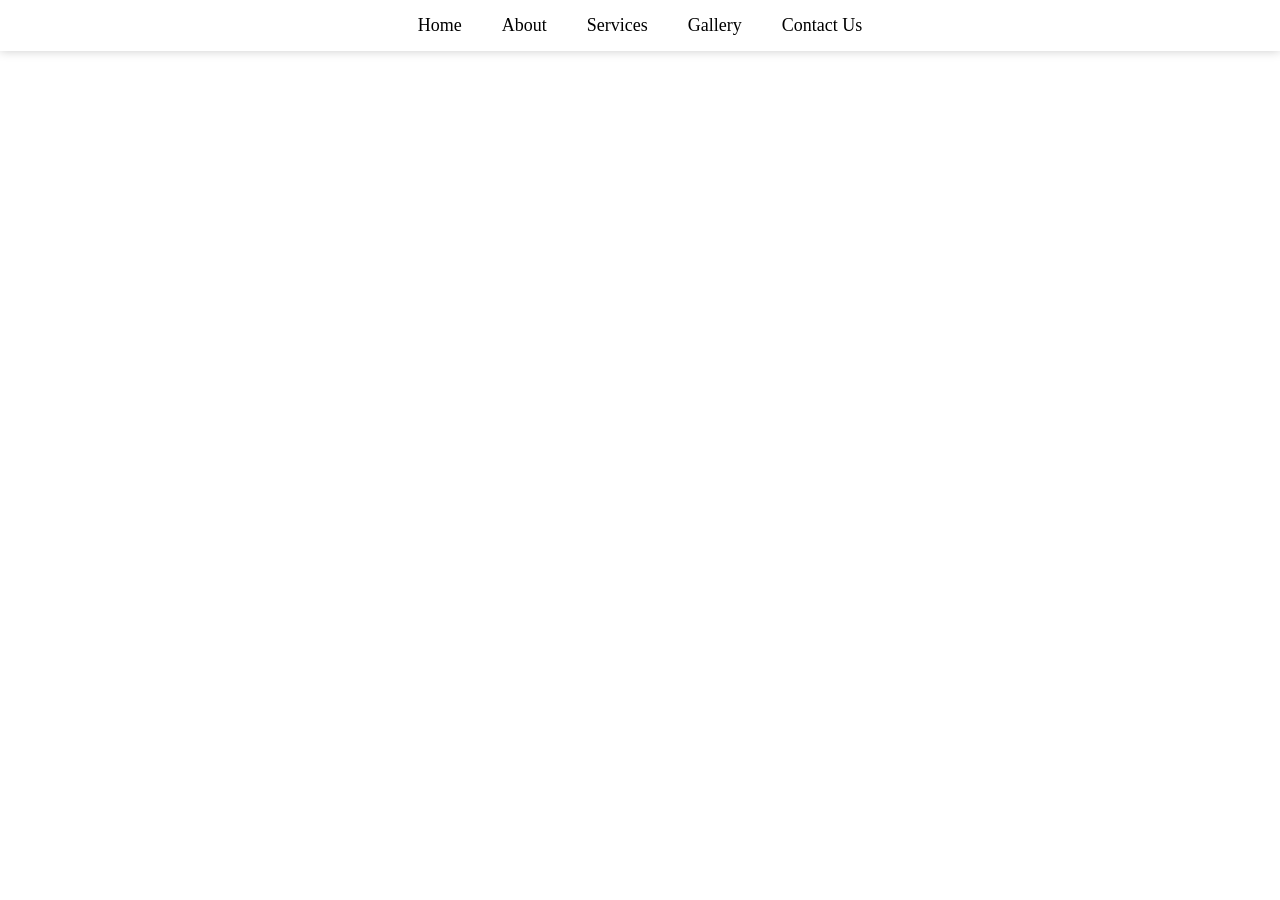
<file: after & before/index.html>
<!DOCTYPE html>
<html lang="en">
<head>
    <meta charset="UTF-8">
    <meta name="viewport" content="width=device-width, initial-scale=1.0">
    <title>Document</title>
    <link rel="stylesheet" href="style.css" />
</head>
<body>

    <header>
        <nav>
            <ul>
                <li>Home</li>
                <li>About</li>
                <li>Services
                    <ul class="dropdown">
                        <li>Web Developement</li>
                        <li>Digital Marketing</li>
                    </ul>
                </li>
                <li>Gallery</li>
                <li>Contact Us</li>
            </ul>
        </nav>
    </header>
    
</body>
</html>
</file>
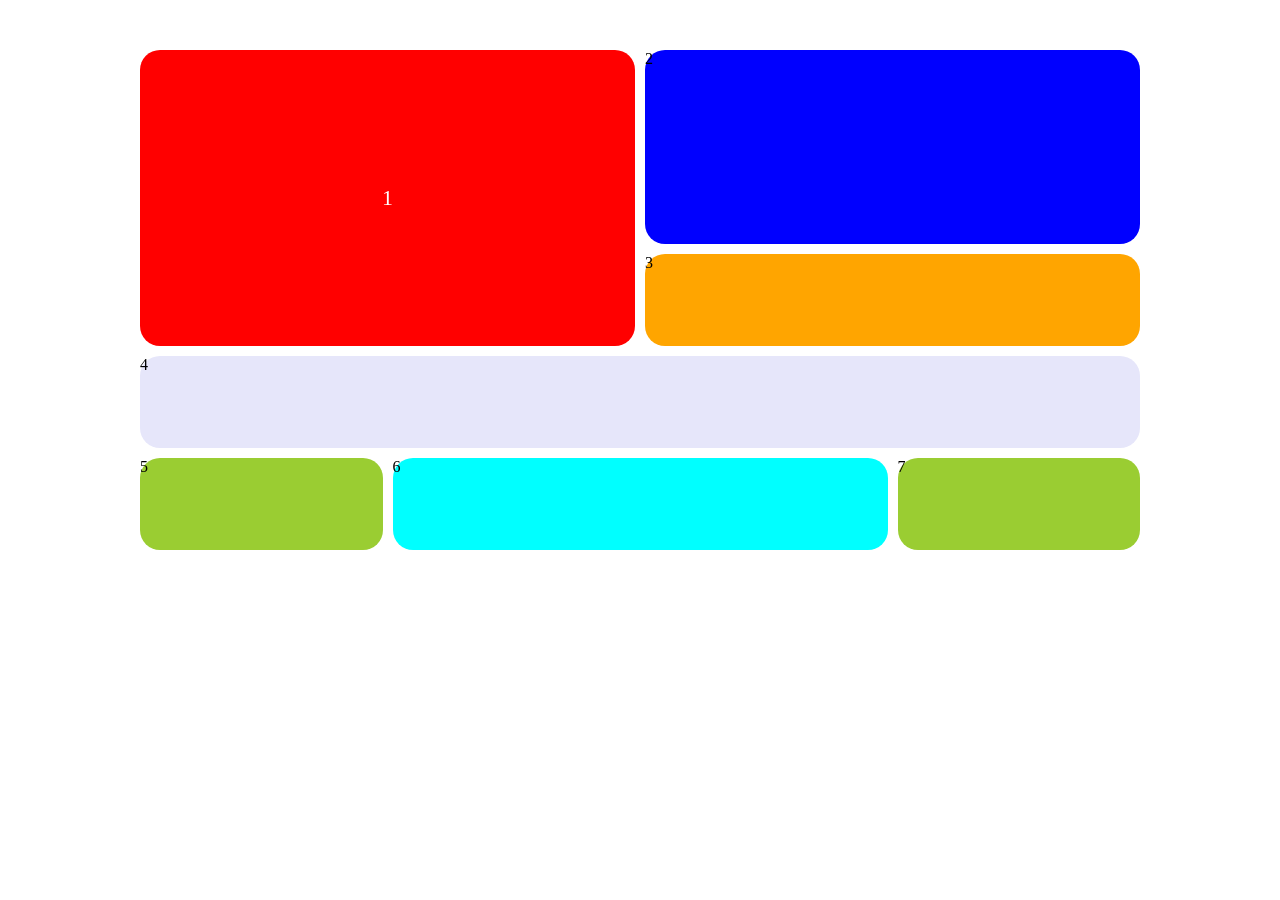
<file: Day 2/index.html>
<!DOCTYPE html>
<html lang="en">
<head>
    <meta charset="UTF-8">
    <meta name="viewport" content="width=device-width, initial-scale=1.0">
    <title>Gallery</title>
    <link rel="stylesheet" href="style.css" />
</head>
<body>

    <div class="main">
        <div>1</div>
        <div>2</div>
        <div>3</div>
        <div>4</div>
        <div>5</div>
        <div>6</div>
        <div>7</div>
    </div>
    
</body>
</html>
</file>
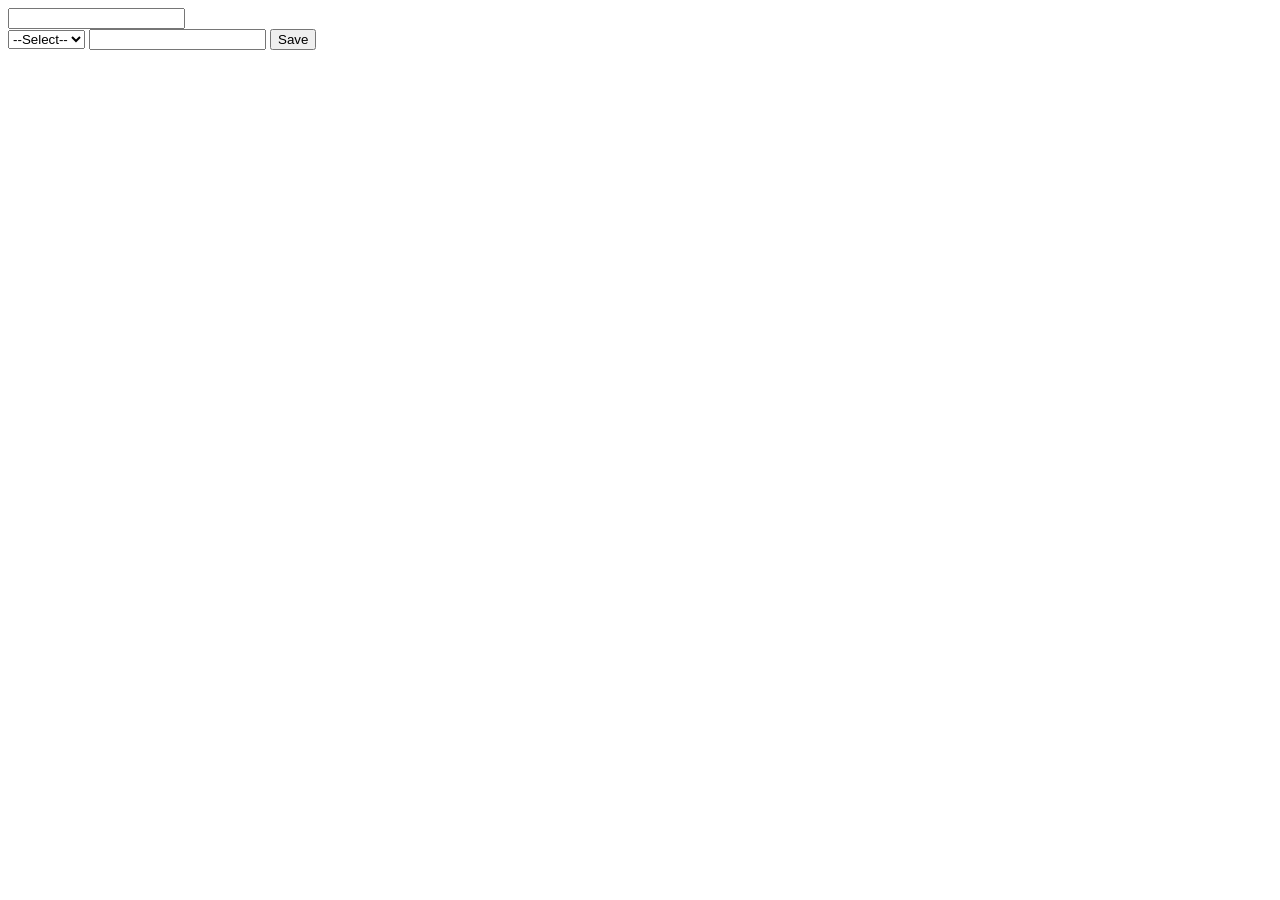
<file: JavaScript/Day 7/index.html>
<!DOCTYPE html>
<html lang="en">

<head>
    <meta charset="UTF-8">
    <meta name="viewport" content="width=device-width, initial-scale=1.0">
    <title>DOM</title>
</head>

<body>

    <div class="container">
        <input type="text" name="" id="value1" /><br>
        <select id="opr">
            <option>--Select--</option>
            <option>+</option>
            <option>-</option>
            <option>*</option>
            <option>/</option>
        </select>
        <input type="text" name="" id="value2">

        <button onclick="cal()">Save</button>

        <p id="output"></p>
    </div>

</body>

<script>
    // function cal() {
    //     let v1 = parseInt(document.getElementById("value1").value);
    //     let v2 = parseInt(document.getElementById("value2").value);

    //     let output = document.getElementById("output");

    //     let res;

    //     let opr = document.getElementById("opr").value;


    //     if (opr === "+") {
    //         res = v1 + v2
    //     }

    //     else if (opr === "-") {
    //         res = v1 - v2
    //     }

    //     else if (opr === "*") {
    //         res = v1 * v2
    //     }

    //     else if (opr === "/") {
    //         res = v1 / v2
    //     }
    //     else {
    //         console.log("No Task Perform")
    //     }

    //     output.innerHTML = `Output : ${res}`
    // }

    // let a = [10, 20, 30, 40, 50];

    // let largest = a[0];
    // let sec2 = a[0];
    // let the = a[0];

    // for (let i = 0; i <= a.length; i++) {
        
    //     if (a[i] > largest) {
    //         the = sec2
    //         sec2 =  largest;
    //         largest = a[i];
    //     }

    // }

    // console.log(the);


 
</script>


</html>
</file>
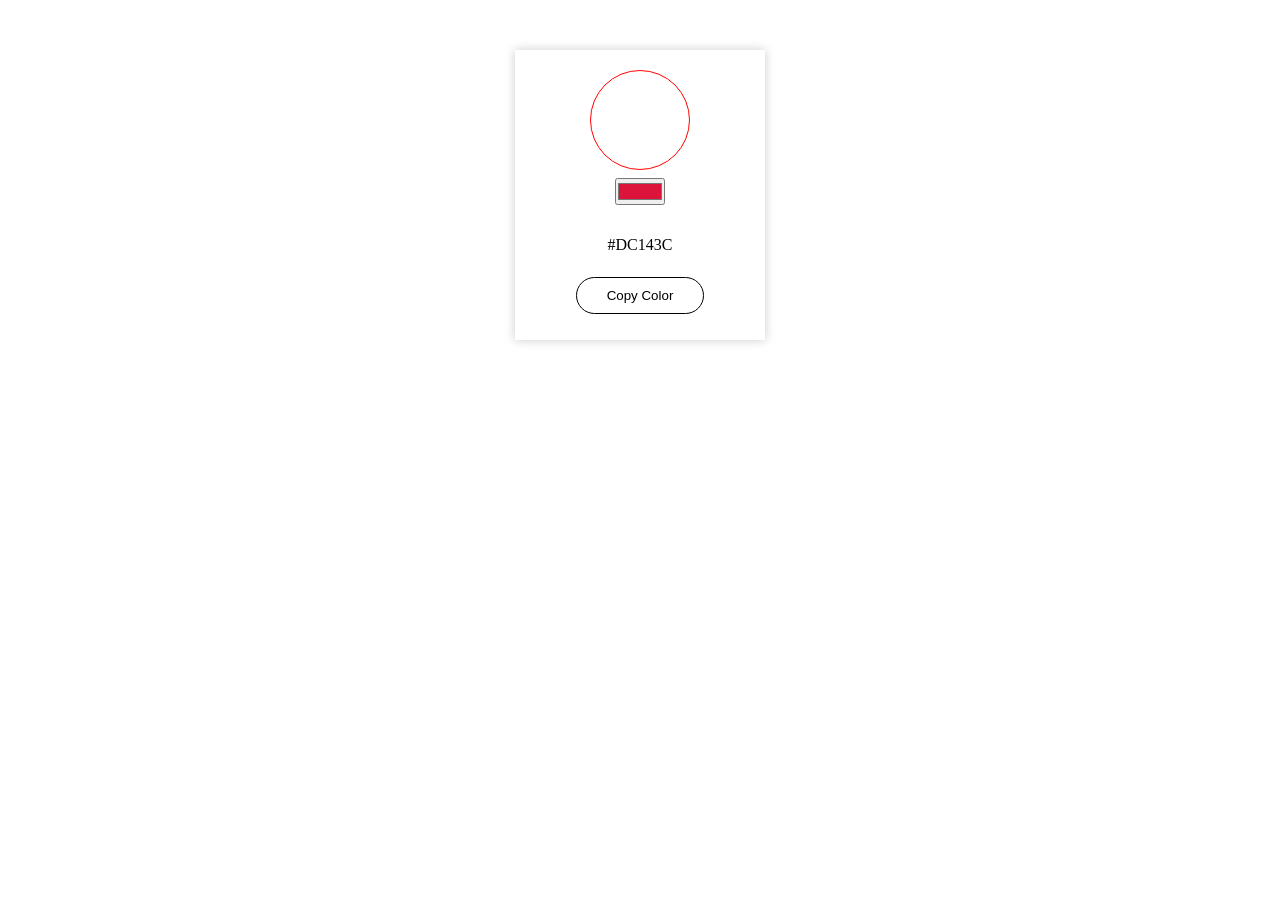
<file: JavaScript/Day 8/index.html>
<!DOCTYPE html>
<html lang="en">

<head>
    <meta charset="UTF-8">
    <meta name="viewport" content="width=device-width, initial-scale=1.0">
    <title>Color Picker</title>
    <style>
        *{
            margin: 0px;
            padding: 0px;
            box-sizing: border-box;
            list-style: none;
        }
        .container{
            width: 250px;
            margin: 50px auto;
            text-align: center;
            line-height: 50px;
            background: white;
            box-shadow: 0px 0px 10px #ccc;
            padding: 20px;
        }

        .circle{
            width: 100px;
            height: 100px;
            border-radius: 50%;
            border: 1px solid red;
            margin: auto;
        }

        button{
            padding: 10px 30px;
            border-radius: 20px;
            background: none;
            border: 0.5px solid black;
            cursor: pointer;
        }

        #message{
            color: green;
        }
    </style>
</head>

<body id="body">

    <div class="container">

        <div class="circle" id="circle"></div>

        <input type="color" id="colorPicker" value="#DC143C" />

        <p id="colorCode">#DC143C</p>

        <button onclick="ColorCopy()">Copy Color</button>

        <p id="message"></p>
    </div>

</body>

<script>

    let ColorPicker = document.getElementById('colorPicker');
    let ColorCircel = document.getElementById('circle');
    let ColorCode = document.getElementById('colorCode');
    let body = document.getElementById("body");

    let message = document.getElementById("message");

    ColorPicker.addEventListener("input", function(){
        let color = this.value;

        ColorCircel.style.background = color;
        body.style.background = color;
        ColorCode.innerHTML = color.toUpperCase() || "#DC143C";

        console.log(color)
    })

    function ColorCopy(){
        navigator.clipboard.writeText(ColorCode.innerHTML);
        message.innerHTML = `Copy Color ${ColorCode.innerHTML}`
    }

</script>

</html>
</file>
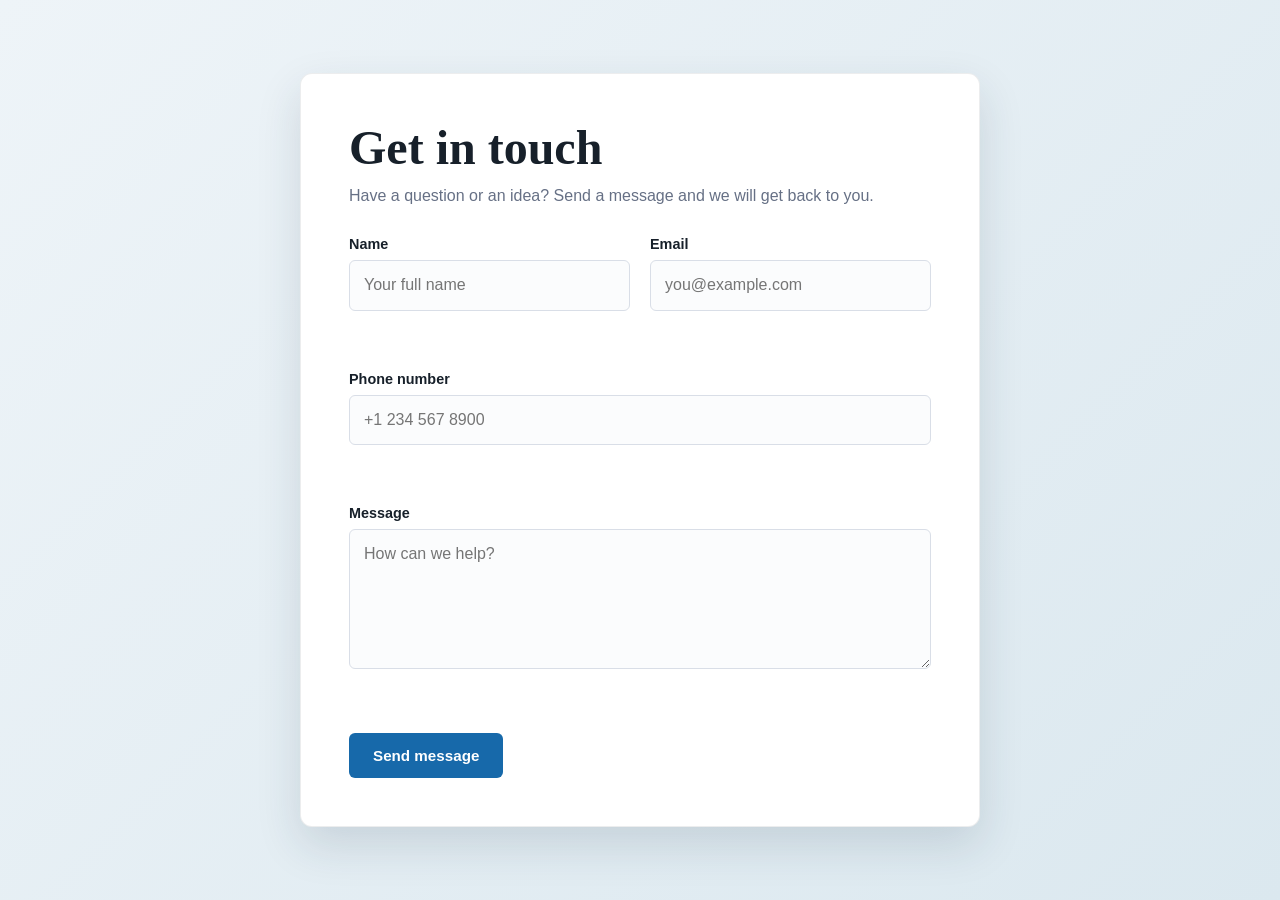
<file: JavaScript/Day 9/index.html>
<!DOCTYPE html>
<html lang="en">
<head>
    <meta charset="UTF-8">
    <meta name="viewport" content="width=device-width, initial-scale=1.0">
    <title>Contact Form</title>
    <style>
        :root {
            color-scheme: light;
            --ink: #17202a;
            --muted: #667085;
            --line: #d9dee7;
            --accent: #1769aa;
            --accent-dark: #0f4f82;
            --surface: #ffffff;
            --background: #eef4f8;
        }

        * {
            box-sizing: border-box;
        }

        body {
            margin: 0;
            min-height: 100vh;
            display: grid;
            place-items: center;
            padding: 24px;
            font-family: Georgia, 'Times New Roman', serif;
            color: var(--ink);
            background: linear-gradient(135deg, #eef4f8, #dbe8ef);
        }

        .form-card {
            width: min(100%, 680px);
            padding: clamp(24px, 5vw, 48px);
            background: var(--surface);
            border: 1px solid rgba(23, 32, 42, 0.08);
            border-radius: 12px;
            box-shadow: 0 18px 45px rgba(27, 52, 71, 0.14);
        }

        h1 {
            margin: 0 0 8px;
            font-size: clamp(2rem, 5vw, 3rem);
            line-height: 1.1;
        }

        .intro {
            margin: 0 0 28px;
            color: var(--muted);
            font-family: Arial, sans-serif;
            line-height: 1.6;
        }

        .form-grid {
            display: grid;
            grid-template-columns: repeat(2, minmax(0, 1fr));
            gap: 20px;
        }

        .field {
            display: grid;
            gap: 8px;
        }

        .field-full {
            grid-column: 1 / -1;
        }

        label {
            font-family: Arial, sans-serif;
            font-size: 0.9rem;
            font-weight: 700;
        }

        input,
        textarea {
            width: 100%;
            border: 1px solid var(--line);
            border-radius: 6px;
            padding: 13px 14px;
            color: var(--ink);
            background: #fbfcfd;
            font: 1rem/1.4 Arial, sans-serif;
            transition: border-color 160ms ease, box-shadow 160ms ease;
        }

        input:focus,
        textarea:focus {
            outline: none;
            border-color: var(--accent);
            box-shadow: 0 0 0 3px rgba(23, 105, 170, 0.16);
        }

        textarea {
            min-height: 140px;
            resize: vertical;
        }

        button {
            margin-top: 24px;
            border: 0;
            border-radius: 6px;
            padding: 14px 24px;
            color: #fff;
            background: var(--accent);
            cursor: pointer;
            font: 700 0.95rem Arial, sans-serif;
            transition: background 160ms ease, transform 160ms ease;
        }

        button:hover {
            background: var(--accent-dark);
            transform: translateY(-1px);
        }

        @media (max-width: 560px) {
            body {
                padding: 14px;
            }

            .form-grid {
                grid-template-columns: 1fr;
                gap: 16px;
            }

            .field-full {
                grid-column: auto;
            }

            button {
                width: 100%;
            }
        }
    </style>
</head>
<body>
    <main class="form-card">
        <h1>Get in touch</h1>
        <p class="intro">Have a question or an idea? Send a message and we will get back to you.</p>

        <form id="contact-form" name="contact-form">
            <div class="form-grid">
                <div class="field">
                    <label for="name">Name</label>
                    <input id="name" name="name" type="text" autocomplete="name" placeholder="Your full name" />
                    <p id="error-name" style="color:red"></p>
                </div>

                <div class="field">
                    <label for="email">Email</label>
                    <input id="email" name="email" type="email" autocomplete="email" placeholder="you@example.com" />
                    <p id="error-email" style="color:red"></p>
                </div>

                <div class="field field-full">
                    <label for="phone-number">Phone number</label>
                    <input id="phonenumber" name="phoneNumber" maxlength="10" type="tel" autocomplete="tel" placeholder="+1 234 567 8900">
                    <p id="error-phonenumer" style="color:red"></p>
                </div>

                <div class="field field-full">
                    <label for="message">Message</label>
                    <textarea id="message" name="message" placeholder="How can we help?" /></textarea>
                    <p id="error-message" style="color:red"></p>
                </div>
            </div>

            <button id="submit-button" name="submit" type="submit">Send message</button>

            
        </form>
    </main>
</body>
<script src="main.js"></script>
</html>
</file>
<file: after & before/style.css>
* {
    margin: 0px;
    padding: 0px;
    box-sizing: border-box;
    list-style: none;
}

header {
    width: 100%;
    box-shadow: 0px 0px 10px #ccc;
}

nav{
    position: relative;
}

nav>ul {
    display: flex;
    justify-content: center;
    gap: 40px;
    padding: 15px 0px;
}

nav>ul>li{
    font-size: 18px;
    /* position: relative; */
}

ul>li:hover{
    cursor: pointer;
    /* border-bottom: 2px solid red; */
}

nav>ul>li::before{
    content: "";
    width: 0%;
    height: 2px;
    position: absolute;
    background: red;
    top: 100%;
    left: 0px;
    transition: width 0.5s ease-in-out;
}

nav>ul>li:hover::before{
    width: 100%;
    height: 2px;
}

.dropdown{
    width: 600px;
    background: lavender;
    line-height: 30px;
    padding: 20px;
    color: #000;
    position: absolute;
    top: 100%;
    opacity: 0;
    transition: opacity 0.5s ease-in;
    left: 30%;
}

ul>li:nth-child(3):hover .dropdown{
   opacity: 1;
}
</file>
<file: Day 2/style.css>
* {
    margin: 0px;
    padding: 0px;
    box-sizing: border-box;
}

.main {
    width: 1000px;
    height: 500px;
    margin: auto;
    display: grid;
    grid-template-columns: repeat(4, 1fr);
    grid-template-rows: repeat(5, 1fr);
    gap: 10px;
    margin-top: 50px;
}

.main div:nth-child(1) {
    grid-column: 1/3;
    grid-row: 1/4;
    background-color: red;
    border-radius: 20px;
    color: white;
   display: flex;
   justify-content: center;
   align-items: center;
   font-size: 22px;
   transition: background 0.4s ease-in-out;
}


.main div:nth-child(2) {
    grid-column: 3/5;
    grid-row: 1/3;
    background-color: blue;
    border-radius: 20px;
}

.main div:nth-child(3) {
    grid-column: 3/5;
    grid-row: 3/4;
    background-color: orange;
    border-radius: 20px;
}


.main div:nth-child(4) {
    grid-column: 1/5;
    grid-row: 4/5;
    background-color: lavender;
    border-radius: 20px;
}

.main div:nth-child(5) {
    grid-column: 1/2;
    grid-row: 5/6;
    background-color: yellowgreen;
    border-radius: 20px;
}

.main div:nth-child(6) {
    grid-column: 2/4;
    grid-row: 5/6;
    background-color: aqua;
    border-radius: 20px;
}

.main div:nth-child(7) {
    grid-column: 4/5;
    grid-row: 5/6;
    background-color: yellowgreen;
    border-radius: 20px;
}
</file>
